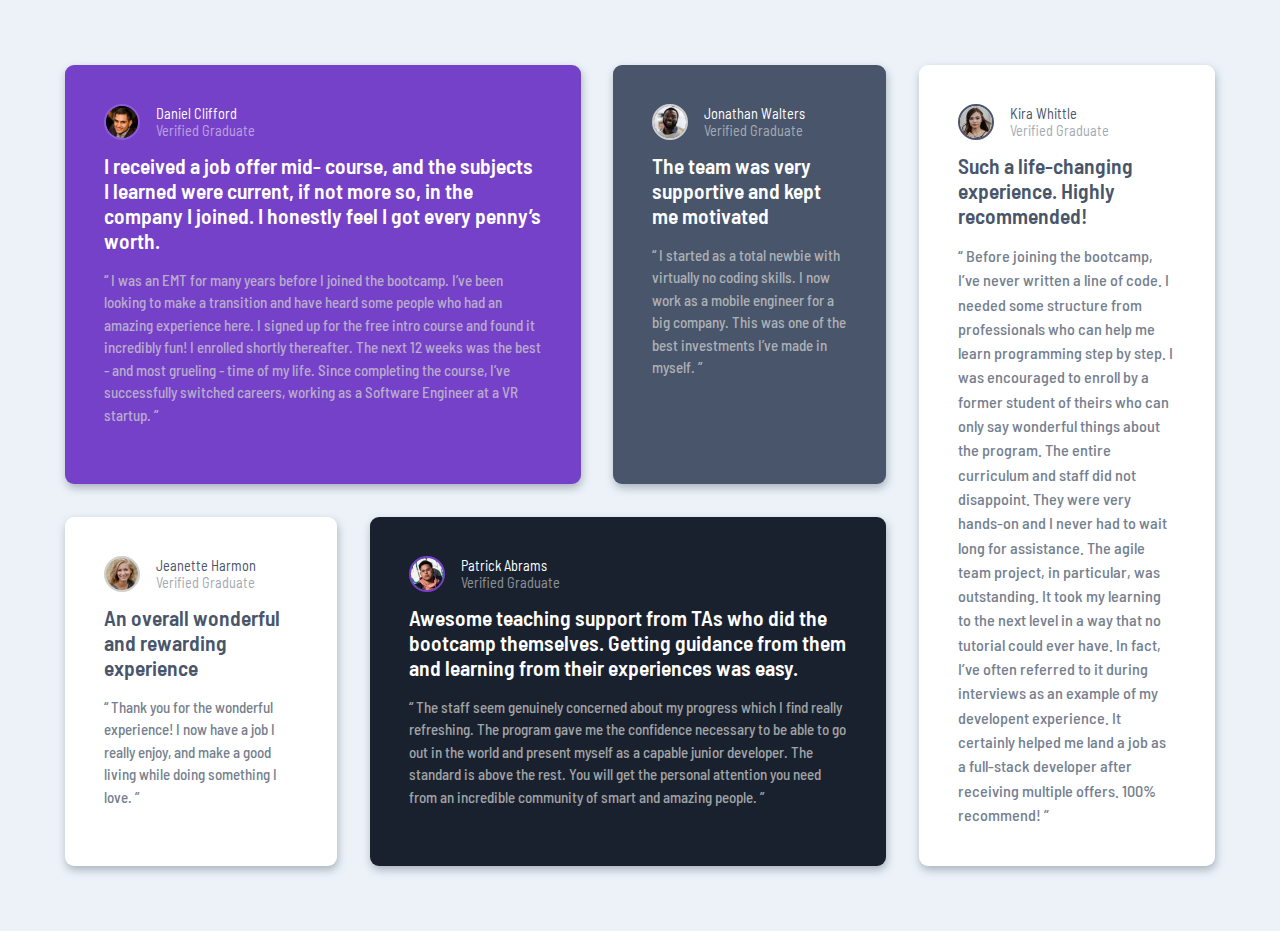
<file: index.html>
<!DOCTYPE html>
<html lang="en">
	<head>
		<meta charset="UTF-8" />
		<!-- displays site properly based on user's device -->
		<meta name="viewport" content="width=device-width, initial-scale=1.0" />

		<link
			rel="icon"
			type="image/png"
			sizes="32x32"
			href="./images/favicon-32x32.png"
		/>
		<title>Frontend Mentor | Testimonials Grid Sections</title>
		<!-- Google Fonts - Barlow Semi Condensed -->
		<link rel="preconnect" href="https://fonts.gstatic.com" />
		<link
			href="https://fonts.googleapis.com/css2?family=Barlow+Semi+Condensed:wght@500;600&display=swap"
			rel="stylesheet"
		/>

		<!-- CSS File -->
		<link rel="stylesheet" href="./src/css/index.css" />
	</head>
	<body>
		<main class="main">
			<!-- First Card -->
			<section class="first-card">
				<div class="first-card-user-container">
					<img
						src="./src/images/image-daniel.jpg"
						alt="image-daniel"
						class="first-card-user-img"
					/>
					<div>
						<p class="first-card-user-name">Daniel Clifford</p>
						<p class="first-card-user-verified">Verified Graduate</p>
					</div>
				</div>
				<article class="first-card-title-container">
					<p class="first-card-title-text">
						I received a job offer mid- course, and the subjects I learned were
						current, if not more so, in the company I joined. I honestly feel I
						got every penny’s worth.
					</p>
				</article>
				<article class="first-card-content-container">
					<p class="first-card-content-text">
						“ I was an EMT for many years before I joined the bootcamp. I’ve
						been looking to make a transition and have heard some people who had
						an amazing experience here. I signed up for the free intro course
						and found it incredibly fun! I enrolled shortly thereafter. The next
						12 weeks was the best - and most grueling - time of my life. Since
						completing the course, I’ve successfully switched careers, working
						as a Software Engineer at a VR startup. ”
					</p>
				</article>
			</section>
			<!-- Second Card -->
			<section class="second-card">
				<div class="second-card-user-container">
					<img
						src="./src/images/image-jonathan.jpg"
						alt="image-jonathan"
						class="second-card-user-img"
					/>
					<div>
						<p class="second-card-user-name">Jonathan Walters</p>
						<p class="second-card-user-verified">Verified Graduate</p>
					</div>
				</div>
				<article class="second-card-title-container">
					<p class="second-card-title-text">
						The team was very supportive and kept me motivated
					</p>
				</article>
				<article class="second-card-content-container">
					<p class="second-card-content-text">
						“ I started as a total newbie with virtually no coding skills. I now
						work as a mobile engineer for a big company. This was one of the
						best investments I’ve made in myself. ”
					</p>
				</article>
			</section>
			<!-- Third Card -->
			<section class="third-card">
				<div class="third-card-user-container">
					<img
						src="./src/images/image-jeanette.jpg"
						alt="image-jeanette"
						class="third-card-user-img"
					/>
					<div>
						<p class="third-card-user-name">Jeanette Harmon</p>
						<p class="third-card-user-verified">Verified Graduate</p>
					</div>
				</div>
				<article class="third-card-title-container">
					<p class="third-card-title-text">
						An overall wonderful and rewarding experience
					</p>
				</article>
				<article class="third-card-content-container">
					<p class="third-card-content-text">
						“ Thank you for the wonderful experience! I now have a job I really
						enjoy, and make a good living while doing something I love. ”
					</p>
				</article>
			</section>
			<!-- Fourth Card -->
			<section class="fourth-card">
				<div class="fourth-card-user-container">
					<img
						src="./src/images/image-patrick.jpg"
						alt="image-patrick"
						class="fourth-card-user-img"
					/>
					<div>
						<p class="fourth-card-user-name">Patrick Abrams</p>
						<p class="fourth-card-user-verified">Verified Graduate</p>
					</div>
				</div>
				<article class="fourth-card-title-container">
					<p class="fourth-card-title-text">
						Awesome teaching support from TAs who did the bootcamp themselves.
						Getting guidance from them and learning from their experiences was
						easy.
					</p>
				</article>
				<article class="fourth-card-content-container">
					<p class="fourth-card-content-text">
						“ The staff seem genuinely concerned about my progress which I find
						really refreshing. The program gave me the confidence necessary to
						be able to go out in the world and present myself as a capable
						junior developer. The standard is above the rest. You will get the
						personal attention you need from an incredible community of smart
						and amazing people. ”
					</p>
				</article>
			</section>
			<!-- Fifth Card -->
			<section class="fifth-card">
				<div class="fifth-card-user-container">
					<img
						src="./src/images/image-kira.jpg"
						alt="image-kira"
						class="fifth-card-user-img"
					/>
					<div>
						<p class="fifth-card-user-name">Kira Whittle</p>
						<p class="fifth-card-user-verified">Verified Graduate</p>
					</div>
				</div>
				<article class="fifth-card-title-container">
					<p class="fifth-card-title-text">
						Such a life-changing experience. Highly recommended!
					</p>
				</article>
				<article class="fifth-card-content-container">
					<p class="fifth-card-content-text">
						“ Before joining the bootcamp, I’ve never written a line of code. I
						needed some structure from professionals who can help me learn
						programming step by step. I was encouraged to enroll by a former
						student of theirs who can only say wonderful things about the
						program. The entire curriculum and staff did not disappoint. They
						were very hands-on and I never had to wait long for assistance. The
						agile team project, in particular, was outstanding. It took my
						learning to the next level in a way that no tutorial could ever
						have. In fact, I’ve often referred to it during interviews as an
						example of my developent experience. It certainly helped me land a
						job as a full-stack developer after receiving multiple offers. 100%
						recommend! ”
					</p>
				</article>
			</section>
		</main>
	</body>
</html>
</file>
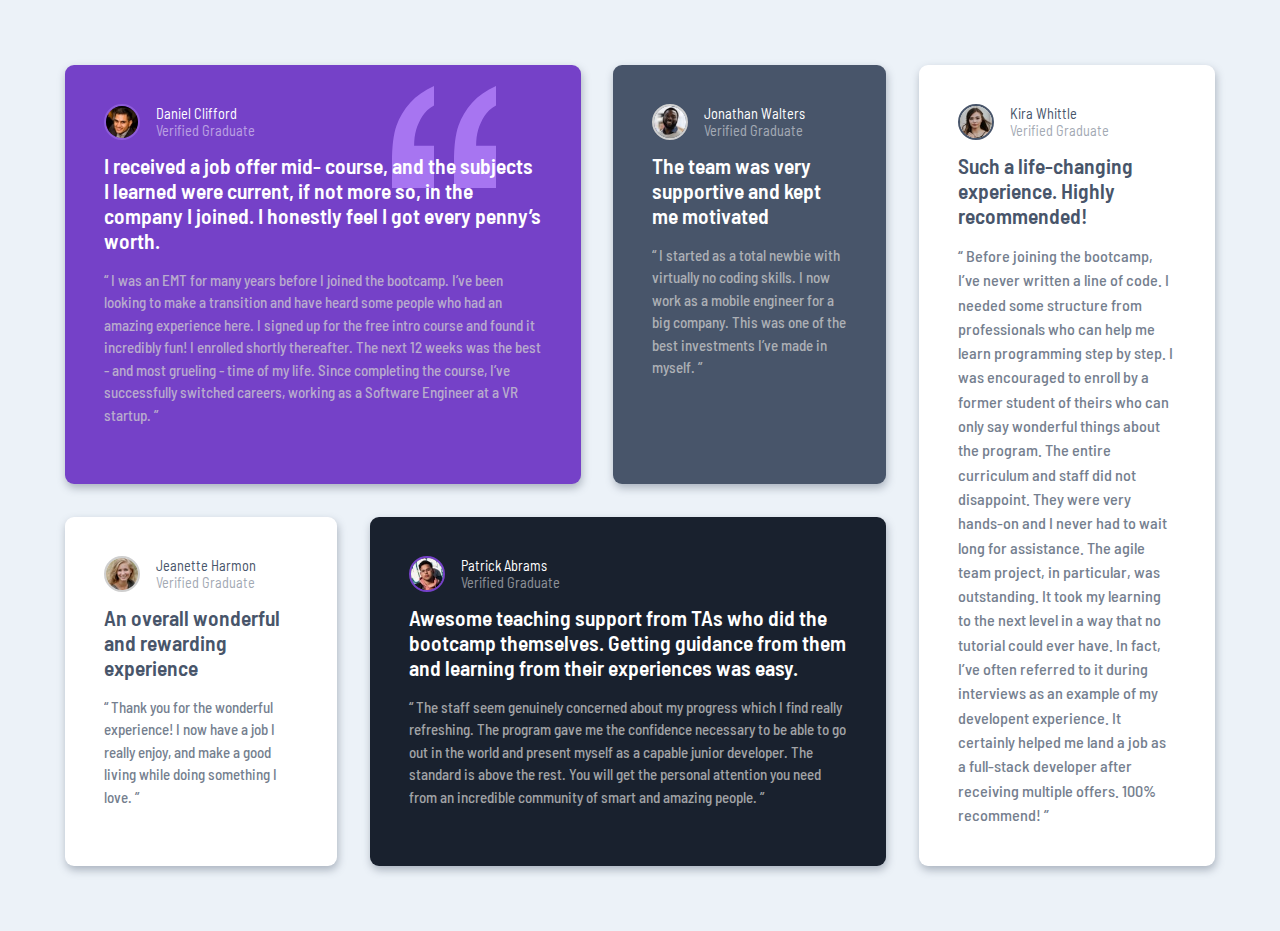
<file: docs/index.html>
<!DOCTYPE html>
<html lang="en">
	<head>
		<meta charset="UTF-8" />
		<!-- displays site properly based on user's device -->
		<meta name="viewport" content="width=device-width, initial-scale=1.0" />
		<link rel="icon" type="image/png" href="./src/images/favicon-32x32.png" />
		<link
			rel="icon"
			type="image/png"
			sizes="32x32"
			href="./images/favicon-32x32.png"
		/>
		<title>Frontend Mentor | Testimonials Grid Sections</title>
		<!-- Google Fonts - Barlow Semi Condensed -->
		<link rel="preconnect" href="https://fonts.gstatic.com" />
		<link
			href="https://fonts.googleapis.com/css2?family=Barlow+Semi+Condensed:wght@500;600&display=swap"
			rel="stylesheet"
		/>

		<!-- CSS File -->
		<link rel="stylesheet" href="./src/css/index.css" />
	</head>
	<body>
		<main class="main">
			<!-- First Card -->
			<section class="first-card">
				<img
					src="./src/images/bg-quotation.svg"
					alt="bg-quotation"
					class="first-card-quote"
				/>
				<div class="first-card-user-container">
					<img
						src="./src/images/image-daniel.jpg"
						alt="image-daniel"
						class="first-card-user-img"
					/>
					<div>
						<p class="first-card-user-name">Daniel Clifford</p>
						<p class="first-card-user-verified">Verified Graduate</p>
					</div>
				</div>
				<article class="first-card-title-container">
					<p class="first-card-title-text">
						I received a job offer mid- course, and the subjects I learned were
						current, if not more so, in the company I joined. I honestly feel I
						got every penny’s worth.
					</p>
				</article>
				<article class="first-card-content-container">
					<p class="first-card-content-text">
						“ I was an EMT for many years before I joined the bootcamp. I’ve
						been looking to make a transition and have heard some people who had
						an amazing experience here. I signed up for the free intro course
						and found it incredibly fun! I enrolled shortly thereafter. The next
						12 weeks was the best - and most grueling - time of my life. Since
						completing the course, I’ve successfully switched careers, working
						as a Software Engineer at a VR startup. ”
					</p>
				</article>
			</section>
			<!-- Second Card -->
			<section class="second-card">
				<div class="second-card-user-container">
					<img
						src="./src/images/image-jonathan.jpg"
						alt="image-jonathan"
						class="second-card-user-img"
					/>
					<div>
						<p class="second-card-user-name">Jonathan Walters</p>
						<p class="second-card-user-verified">Verified Graduate</p>
					</div>
				</div>
				<article class="second-card-title-container">
					<p class="second-card-title-text">
						The team was very supportive and kept me motivated
					</p>
				</article>
				<article class="second-card-content-container">
					<p class="second-card-content-text">
						“ I started as a total newbie with virtually no coding skills. I now
						work as a mobile engineer for a big company. This was one of the
						best investments I’ve made in myself. ”
					</p>
				</article>
			</section>
			<!-- Third Card -->
			<section class="third-card">
				<div class="third-card-user-container">
					<img
						src="./src/images/image-jeanette.jpg"
						alt="image-jeanette"
						class="third-card-user-img"
					/>
					<div>
						<p class="third-card-user-name">Jeanette Harmon</p>
						<p class="third-card-user-verified">Verified Graduate</p>
					</div>
				</div>
				<article class="third-card-title-container">
					<p class="third-card-title-text">
						An overall wonderful and rewarding experience
					</p>
				</article>
				<article class="third-card-content-container">
					<p class="third-card-content-text">
						“ Thank you for the wonderful experience! I now have a job I really
						enjoy, and make a good living while doing something I love. ”
					</p>
				</article>
			</section>
			<!-- Fourth Card -->
			<section class="fourth-card">
				<div class="fourth-card-user-container">
					<img
						src="./src/images/image-patrick.jpg"
						alt="image-patrick"
						class="fourth-card-user-img"
					/>
					<div>
						<p class="fourth-card-user-name">Patrick Abrams</p>
						<p class="fourth-card-user-verified">Verified Graduate</p>
					</div>
				</div>
				<article class="fourth-card-title-container">
					<p class="fourth-card-title-text">
						Awesome teaching support from TAs who did the bootcamp themselves.
						Getting guidance from them and learning from their experiences was
						easy.
					</p>
				</article>
				<article class="fourth-card-content-container">
					<p class="fourth-card-content-text">
						“ The staff seem genuinely concerned about my progress which I find
						really refreshing. The program gave me the confidence necessary to
						be able to go out in the world and present myself as a capable
						junior developer. The standard is above the rest. You will get the
						personal attention you need from an incredible community of smart
						and amazing people. ”
					</p>
				</article>
			</section>
			<!-- Fifth Card -->
			<section class="fifth-card">
				<div class="fifth-card-user-container">
					<img
						src="./src/images/image-kira.jpg"
						alt="image-kira"
						class="fifth-card-user-img"
					/>
					<div>
						<p class="fifth-card-user-name">Kira Whittle</p>
						<p class="fifth-card-user-verified">Verified Graduate</p>
					</div>
				</div>
				<article class="fifth-card-title-container">
					<p class="fifth-card-title-text">
						Such a life-changing experience. Highly recommended!
					</p>
				</article>
				<article class="fifth-card-content-container">
					<p class="fifth-card-content-text">
						“ Before joining the bootcamp, I’ve never written a line of code. I
						needed some structure from professionals who can help me learn
						programming step by step. I was encouraged to enroll by a former
						student of theirs who can only say wonderful things about the
						program. The entire curriculum and staff did not disappoint. They
						were very hands-on and I never had to wait long for assistance. The
						agile team project, in particular, was outstanding. It took my
						learning to the next level in a way that no tutorial could ever
						have. In fact, I’ve often referred to it during interviews as an
						example of my developent experience. It certainly helped me land a
						job as a full-stack developer after receiving multiple offers. 100%
						recommend! ”
					</p>
				</article>
			</section>
		</main>
	</body>
</html>
</file>
<file: src/css/index.css>
:root{--violet: hsl(263, 55%, 52%);--grayish-blue: hsl(217, 19%, 35%);--dark-blue: hsl(219, 29%, 14%);--white: hsl(0, 0%, 100%);--light-violet: hsl(263, 64%, 61%);--light-gray: hsl(0, 0%, 81%);--light-blue: hsl(210, 46%, 95%);font-size:13px}html{font-size:100%;font-family:'Barlow Semi Condensed', sans-serif}*{padding:0;margin:0;-webkit-box-sizing:border-box;box-sizing:border-box}body{background:var(--light-blue)}.main{padding:5rem 1.6rem;padding-top:3rem}@media screen and (min-width: 1200px){.main{padding:5rem;display:-ms-grid;display:grid;gap:2.5rem;grid-template-areas:'card1 card1 card1 card2 card5' 'card3 card4 card4 card4 card5'}}.first-card{background:var(--violet);margin:2rem 0;padding:2rem;color:var(--white);border-radius:9px;-webkit-box-shadow:1px 4px 9px rgba(72,85,106,0.4);box-shadow:1px 4px 9px rgba(72,85,106,0.4)}@media screen and (min-width: 1200px){.first-card{grid-area:card1;margin:0;padding:3rem;height:282;width:540}}.first-card-user-container{display:-webkit-box;display:-ms-flexbox;display:flex;-webkit-box-align:center;-ms-flex-align:center;align-items:center;margin-bottom:1rem}.first-card-user-img{height:2.5rem;width:2.5rem;border-radius:50%;margin-right:1.2rem;border:2px solid var(--light-violet)}@media screen and (min-width: 1200px){.first-card-user-img{height:2.8rem;width:2.8rem}}@media screen and (min-width: 1200px){.first-card-user-name{font-size:1.1rem}}.first-card-user-verified{opacity:50%;font-size:11px}@media screen and (min-width: 1200px){.first-card-user-verified{font-size:1.1rem}}.first-card-title-container{margin-bottom:1.2rem}.first-card-title-text{font-size:1.65rem;font-weight:600}.first-card-content-text{color:var(--light-gray);font-weight:500;opacity:75%;font-size:15px;line-height:1.5}.second-card{background:var(--grayish-blue);margin:2rem 0;padding:2rem;color:var(--white);border-radius:9px;-webkit-box-shadow:1px 4px 9px rgba(72,85,106,0.4);box-shadow:1px 4px 9px rgba(72,85,106,0.4)}@media screen and (min-width: 1200px){.second-card{grid-area:card2;margin:0;padding:3rem;height:282;width:255}}.second-card-user-container{display:-webkit-box;display:-ms-flexbox;display:flex;-webkit-box-align:center;-ms-flex-align:center;align-items:center;margin-bottom:1rem}.second-card-user-img{height:2.5rem;width:2.5rem;border-radius:50%;margin-right:1.2rem;border:2px solid var(--light-gray)}@media screen and (min-width: 1200px){.second-card-user-img{height:2.8rem;width:2.8rem}}@media screen and (min-width: 1200px){.second-card-user-name{font-size:1.1rem}}.second-card-user-verified{opacity:50%;font-size:11px}@media screen and (min-width: 1200px){.second-card-user-verified{font-size:1.1rem}}.second-card-title-container{margin-bottom:1.2rem}.second-card-title-text{font-size:1.65rem;font-weight:600}.second-card-content-text{color:var(--light-gray);font-weight:500;opacity:75%;font-size:15px;line-height:1.5}.third-card{background:var(--white);margin:2rem 0;padding:2rem;color:var(--grayish-blue);border-radius:9px;-webkit-box-shadow:1px 4px 9px rgba(72,85,106,0.4);box-shadow:1px 4px 9px rgba(72,85,106,0.4)}@media screen and (min-width: 1200px){.third-card{grid-area:card3;margin:0;padding:3rem;height:267;width:257}}.third-card-user-container{display:-webkit-box;display:-ms-flexbox;display:flex;-webkit-box-align:center;-ms-flex-align:center;align-items:center;margin-bottom:1rem}.third-card-user-img{height:2.5rem;width:2.5rem;border-radius:50%;margin-right:1.2rem;border:2px solid var(--light-gray)}@media screen and (min-width: 1200px){.third-card-user-img{height:2.8rem;width:2.8rem}}@media screen and (min-width: 1200px){.third-card-user-name{font-size:1.1rem}}.third-card-user-verified{opacity:50%;font-size:11px}@media screen and (min-width: 1200px){.third-card-user-verified{font-size:1.1rem}}.third-card-title-container{margin-bottom:1.2rem}.third-card-title-text{font-size:1.65rem;font-weight:600}.third-card-content-text{color:var(--grayish-blue);font-weight:500;opacity:75%;font-size:15px;line-height:1.5}.fourth-card{background:var(--dark-blue);margin:2rem 0;padding:2rem;color:var(--white);border-radius:9px;-webkit-box-shadow:1px 4px 9px rgba(72,85,106,0.4);box-shadow:1px 4px 9px rgba(72,85,106,0.4)}@media screen and (min-width: 1200px){.fourth-card{grid-area:card4;margin:0;padding:3rem;height:265;width:540}}.fourth-card-user-container{display:-webkit-box;display:-ms-flexbox;display:flex;-webkit-box-align:center;-ms-flex-align:center;align-items:center;margin-bottom:1rem}.fourth-card-user-img{height:2.5rem;width:2.5rem;border-radius:50%;margin-right:1.2rem;border:2px solid var(--violet)}@media screen and (min-width: 1200px){.fourth-card-user-img{height:2.8rem;width:2.8rem}}@media screen and (min-width: 1200px){.fourth-card-user-name{font-size:1.1rem}}.fourth-card-user-verified{opacity:50%;font-size:11px}@media screen and (min-width: 1200px){.fourth-card-user-verified{font-size:1.1rem}}.fourth-card-title-container{margin-bottom:1.2rem}.fourth-card-title-text{font-size:1.65rem;font-weight:600}.fourth-card-content-text{color:var(--light-gray);font-weight:500;opacity:75%;font-size:15px;line-height:1.5}.fifth-card{background:var(--white);margin:2rem 0;padding:2rem;color:var(--grayish-blue);border-radius:9px;-webkit-box-shadow:1px 4px 9px rgba(72,85,106,0.4);box-shadow:1px 4px 9px rgba(72,85,106,0.4)}@media screen and (min-width: 1200px){.fifth-card{grid-area:card5;margin:0;padding:3rem;height:571;width:255}}.fifth-card-user-container{display:-webkit-box;display:-ms-flexbox;display:flex;-webkit-box-align:center;-ms-flex-align:center;align-items:center;margin-bottom:1rem}.fifth-card-user-img{height:2.5rem;width:2.5rem;border-radius:50%;margin-right:1.2rem;border:2px solid var(--grayish-blue)}@media screen and (min-width: 1200px){.fifth-card-user-img{height:2.8rem;width:2.8rem}}@media screen and (min-width: 1200px){.fifth-card-user-name{font-size:1.1rem}}.fifth-card-user-verified{opacity:50%;font-size:11px}@media screen and (min-width: 1200px){.fifth-card-user-verified{font-size:1.1rem}}.fifth-card-title-container{margin-bottom:1.2rem}.fifth-card-title-text{font-size:1.65rem;font-weight:600}.fifth-card-content-text{color:var(--grayish-blue);font-weight:500;opacity:75%;font-size:14px;line-height:1.5}@media screen and (min-width: 1200px){.fifth-card{background:var(--white);margin:2rem 0;padding:2rem;color:var(--grayish-blue);border-radius:9px;-webkit-box-shadow:1px 4px 9px rgba(72,85,106,0.4);box-shadow:1px 4px 9px rgba(72,85,106,0.4)}}@media screen and (min-width: 1200px) and (min-width: 1200px){.fifth-card{grid-area:card5;margin:0;padding:3rem;height:571;width:255}}@media screen and (min-width: 1200px){.fifth-card-user-container{display:-webkit-box;display:-ms-flexbox;display:flex;-webkit-box-align:center;-ms-flex-align:center;align-items:center;margin-bottom:1rem}.fifth-card-user-img{height:2.5rem;width:2.5rem;border-radius:50%;margin-right:1.2rem;border:2px solid var(--grayish-blue)}}@media screen and (min-width: 1200px) and (min-width: 1200px){.fifth-card-user-img{height:2.8rem;width:2.8rem}}@media screen and (min-width: 1200px) and (min-width: 1200px){.fifth-card-user-name{font-size:1.1rem}}@media screen and (min-width: 1200px){.fifth-card-user-verified{opacity:50%;font-size:11px}}@media screen and (min-width: 1200px) and (min-width: 1200px){.fifth-card-user-verified{font-size:1.1rem}}@media screen and (min-width: 1200px){.fifth-card-title-container{margin-bottom:1.2rem}.fifth-card-title-text{font-size:1.65rem;font-weight:600}.fifth-card-content-text{color:var(--grayish-blue);font-weight:500;opacity:75%;font-size:16.2px;line-height:1.5}}
/*# sourceMappingURL=index.css.map */
</file>
<file: docs/src/css/index.css>
:root{--violet: hsl(263, 55%, 52%);--grayish-blue: hsl(217, 19%, 35%);--dark-blue: hsl(219, 29%, 14%);--white: hsl(0, 0%, 100%);--light-violet: hsl(263, 64%, 61%);--light-gray: hsl(0, 0%, 81%);--light-blue: hsl(210, 46%, 95%);--transition: all 0.3s cubic-bezier(0.17, 0.67, 0.77, 0.57);font-size:13px}html{font-size:100%;font-family:'Barlow Semi Condensed', sans-serif}*{padding:0;margin:0;-webkit-box-sizing:border-box;box-sizing:border-box}body{background:var(--light-blue)}.main{padding:5rem 1.6rem;padding-top:3rem}@media screen and (min-width: 1200px){.main{padding:5rem;display:-ms-grid;display:grid;gap:2.5rem;grid-template-areas:'card1 card1 card1 card2 card5' 'card3 card4 card4 card4 card5'}}.first-card{background:var(--violet);margin:2rem 0;padding:2rem;color:var(--white);border-radius:9px;-webkit-box-shadow:1px 4px 9px rgba(72,85,106,0.4);box-shadow:1px 4px 9px rgba(72,85,106,0.4);position:relative;z-index:-9}@media screen and (min-width: 1200px){.first-card{grid-area:card1;margin:0;padding:3rem;height:282;width:540;-webkit-transition:var(--transition);transition:var(--transition)}.first-card:hover{-webkit-filter:brightness(1.05);filter:brightness(1.05);-webkit-box-shadow:1px 4px 10px rgba(72,85,106,0.6);box-shadow:1px 4px 10px rgba(72,85,106,0.6)}}.first-card-user-container{display:-webkit-box;display:-ms-flexbox;display:flex;-webkit-box-align:center;-ms-flex-align:center;align-items:center;margin-bottom:1rem}.first-card-user-img{height:2.5rem;width:2.5rem;border-radius:50%;margin-right:1.2rem;border:2px solid var(--light-violet)}@media screen and (min-width: 1200px){.first-card-user-img{height:2.8rem;width:2.8rem}}@media screen and (min-width: 1200px){.first-card-user-name{font-size:1.1rem;-webkit-transition:var(--transition);transition:var(--transition)}.first-card-user-name:hover{letter-spacing:0.1px}}.first-card-user-verified{opacity:50%;font-size:11px}@media screen and (min-width: 1200px){.first-card-user-verified{font-size:1.1rem}.first-card-user-verified:hover{letter-spacing:0.1px}}.first-card-title-container{margin-bottom:1.2rem}.first-card-title-text{font-size:1.65rem;font-weight:600}.first-card-content-text{color:var(--light-gray);font-weight:500;opacity:75%;font-size:15px;line-height:1.5;-webkit-transition:var(--transition);transition:var(--transition)}.first-card-content-text:hover{color:var(--white)}.first-card-quote{position:absolute;right:5%;top:0%;z-index:-10}@media screen and (min-width: 1200px){.first-card-quote{right:16.5%;top:5%}}.second-card{background:var(--grayish-blue);margin:2rem 0;padding:2rem;color:var(--white);border-radius:9px;-webkit-box-shadow:1px 4px 9px rgba(72,85,106,0.4);box-shadow:1px 4px 9px rgba(72,85,106,0.4);position:relative;z-index:-9}@media screen and (min-width: 1200px){.second-card{grid-area:card2;margin:0;padding:3rem;height:282;width:255;-webkit-transition:var(--transition);transition:var(--transition)}.second-card:hover{-webkit-filter:brightness(1.05);filter:brightness(1.05);-webkit-box-shadow:1px 4px 10px rgba(72,85,106,0.6);box-shadow:1px 4px 10px rgba(72,85,106,0.6)}}.second-card-user-container{display:-webkit-box;display:-ms-flexbox;display:flex;-webkit-box-align:center;-ms-flex-align:center;align-items:center;margin-bottom:1rem}.second-card-user-img{height:2.5rem;width:2.5rem;border-radius:50%;margin-right:1.2rem;border:2px solid var(--light-gray)}@media screen and (min-width: 1200px){.second-card-user-img{height:2.8rem;width:2.8rem}}@media screen and (min-width: 1200px){.second-card-user-name{font-size:1.1rem;-webkit-transition:var(--transition);transition:var(--transition)}.second-card-user-name:hover{letter-spacing:0.1px}}.second-card-user-verified{opacity:50%;font-size:11px}@media screen and (min-width: 1200px){.second-card-user-verified{font-size:1.1rem}.second-card-user-verified:hover{letter-spacing:0.1px}}.second-card-title-container{margin-bottom:1.2rem}.second-card-title-text{font-size:1.65rem;font-weight:600}.second-card-content-text{color:var(--light-gray);font-weight:500;opacity:75%;font-size:15px;line-height:1.5;-webkit-transition:var(--transition);transition:var(--transition)}.second-card-content-text:hover{color:var(--white)}.third-card{background:var(--white);margin:2rem 0;padding:2rem;color:var(--grayish-blue);border-radius:9px;-webkit-box-shadow:1px 4px 9px rgba(72,85,106,0.4);box-shadow:1px 4px 9px rgba(72,85,106,0.4);position:relative;z-index:-9}@media screen and (min-width: 1200px){.third-card{grid-area:card3;margin:0;padding:3rem;height:267;width:257;-webkit-transition:var(--transition);transition:var(--transition)}.third-card:hover{-webkit-filter:brightness(1.05);filter:brightness(1.05);-webkit-box-shadow:1px 4px 10px rgba(72,85,106,0.6);box-shadow:1px 4px 10px rgba(72,85,106,0.6)}}.third-card-user-container{display:-webkit-box;display:-ms-flexbox;display:flex;-webkit-box-align:center;-ms-flex-align:center;align-items:center;margin-bottom:1rem}.third-card-user-img{height:2.5rem;width:2.5rem;border-radius:50%;margin-right:1.2rem;border:2px solid var(--light-gray)}@media screen and (min-width: 1200px){.third-card-user-img{height:2.8rem;width:2.8rem}}@media screen and (min-width: 1200px){.third-card-user-name{font-size:1.1rem;-webkit-transition:var(--transition);transition:var(--transition)}.third-card-user-name:hover{letter-spacing:0.1px}}.third-card-user-verified{opacity:50%;font-size:11px}@media screen and (min-width: 1200px){.third-card-user-verified{font-size:1.1rem}.third-card-user-verified:hover{letter-spacing:0.1px}}.third-card-title-container{margin-bottom:1.2rem}.third-card-title-text{font-size:1.65rem;font-weight:600}.third-card-content-text{color:var(--grayish-blue);font-weight:500;opacity:75%;font-size:15px;line-height:1.5;-webkit-transition:var(--transition);transition:var(--transition)}.third-card-content-text:hover{color:var(--grayish-blue)}.fourth-card{background:var(--dark-blue);margin:2rem 0;padding:2rem;color:var(--white);border-radius:9px;-webkit-box-shadow:1px 4px 9px rgba(72,85,106,0.4);box-shadow:1px 4px 9px rgba(72,85,106,0.4);position:relative;z-index:-9}@media screen and (min-width: 1200px){.fourth-card{grid-area:card4;margin:0;padding:3rem;height:265;width:540;-webkit-transition:var(--transition);transition:var(--transition)}.fourth-card:hover{-webkit-filter:brightness(1.05);filter:brightness(1.05);-webkit-box-shadow:1px 4px 10px rgba(72,85,106,0.6);box-shadow:1px 4px 10px rgba(72,85,106,0.6)}}.fourth-card-user-container{display:-webkit-box;display:-ms-flexbox;display:flex;-webkit-box-align:center;-ms-flex-align:center;align-items:center;margin-bottom:1rem}.fourth-card-user-img{height:2.5rem;width:2.5rem;border-radius:50%;margin-right:1.2rem;border:2px solid var(--violet)}@media screen and (min-width: 1200px){.fourth-card-user-img{height:2.8rem;width:2.8rem}}@media screen and (min-width: 1200px){.fourth-card-user-name{font-size:1.1rem;-webkit-transition:var(--transition);transition:var(--transition)}.fourth-card-user-name:hover{letter-spacing:0.1px}}.fourth-card-user-verified{opacity:50%;font-size:11px}@media screen and (min-width: 1200px){.fourth-card-user-verified{font-size:1.1rem}.fourth-card-user-verified:hover{letter-spacing:0.1px}}.fourth-card-title-container{margin-bottom:1.2rem}.fourth-card-title-text{font-size:1.65rem;font-weight:600}.fourth-card-content-text{color:var(--light-gray);font-weight:500;opacity:75%;font-size:15px;line-height:1.5;-webkit-transition:var(--transition);transition:var(--transition)}.fourth-card-content-text:hover{color:var(--white)}.fifth-card{background:var(--white);margin:2rem 0;padding:2rem;color:var(--grayish-blue);border-radius:9px;-webkit-box-shadow:1px 4px 9px rgba(72,85,106,0.4);box-shadow:1px 4px 9px rgba(72,85,106,0.4);position:relative;z-index:-9}@media screen and (min-width: 1200px){.fifth-card{grid-area:card5;margin:0;padding:3rem;height:571;width:255;-webkit-transition:var(--transition);transition:var(--transition)}.fifth-card:hover{-webkit-filter:brightness(1.05);filter:brightness(1.05);-webkit-box-shadow:1px 4px 10px rgba(72,85,106,0.6);box-shadow:1px 4px 10px rgba(72,85,106,0.6)}}.fifth-card-user-container{display:-webkit-box;display:-ms-flexbox;display:flex;-webkit-box-align:center;-ms-flex-align:center;align-items:center;margin-bottom:1rem}.fifth-card-user-img{height:2.5rem;width:2.5rem;border-radius:50%;margin-right:1.2rem;border:2px solid var(--grayish-blue)}@media screen and (min-width: 1200px){.fifth-card-user-img{height:2.8rem;width:2.8rem}}@media screen and (min-width: 1200px){.fifth-card-user-name{font-size:1.1rem;-webkit-transition:var(--transition);transition:var(--transition)}.fifth-card-user-name:hover{letter-spacing:0.1px}}.fifth-card-user-verified{opacity:50%;font-size:11px}@media screen and (min-width: 1200px){.fifth-card-user-verified{font-size:1.1rem}.fifth-card-user-verified:hover{letter-spacing:0.1px}}.fifth-card-title-container{margin-bottom:1.2rem}.fifth-card-title-text{font-size:1.65rem;font-weight:600}.fifth-card-content-text{color:var(--grayish-blue);font-weight:500;opacity:75%;font-size:14px;line-height:1.5;-webkit-transition:var(--transition);transition:var(--transition)}.fifth-card-content-text:hover{color:var(--grayish-blue)}@media screen and (min-width: 1200px){.fifth-card{background:var(--white);margin:2rem 0;padding:2rem;color:var(--grayish-blue);border-radius:9px;-webkit-box-shadow:1px 4px 9px rgba(72,85,106,0.4);box-shadow:1px 4px 9px rgba(72,85,106,0.4);position:relative;z-index:-9}}@media screen and (min-width: 1200px) and (min-width: 1200px){.fifth-card{grid-area:card5;margin:0;padding:3rem;height:571;width:255;-webkit-transition:var(--transition);transition:var(--transition)}.fifth-card:hover{-webkit-filter:brightness(1.05);filter:brightness(1.05);-webkit-box-shadow:1px 4px 10px rgba(72,85,106,0.6);box-shadow:1px 4px 10px rgba(72,85,106,0.6)}}@media screen and (min-width: 1200px){.fifth-card-user-container{display:-webkit-box;display:-ms-flexbox;display:flex;-webkit-box-align:center;-ms-flex-align:center;align-items:center;margin-bottom:1rem}.fifth-card-user-img{height:2.5rem;width:2.5rem;border-radius:50%;margin-right:1.2rem;border:2px solid var(--grayish-blue)}}@media screen and (min-width: 1200px) and (min-width: 1200px){.fifth-card-user-img{height:2.8rem;width:2.8rem}}@media screen and (min-width: 1200px) and (min-width: 1200px){.fifth-card-user-name{font-size:1.1rem;-webkit-transition:var(--transition);transition:var(--transition)}.fifth-card-user-name:hover{letter-spacing:0.1px}}@media screen and (min-width: 1200px){.fifth-card-user-verified{opacity:50%;font-size:11px}}@media screen and (min-width: 1200px) and (min-width: 1200px){.fifth-card-user-verified{font-size:1.1rem}.fifth-card-user-verified:hover{letter-spacing:0.1px}}@media screen and (min-width: 1200px){.fifth-card-title-container{margin-bottom:1.2rem}.fifth-card-title-text{font-size:1.65rem;font-weight:600}.fifth-card-content-text{color:var(--grayish-blue);font-weight:500;opacity:75%;font-size:16.2px;line-height:1.5;-webkit-transition:var(--transition);transition:var(--transition)}.fifth-card-content-text:hover{color:var(--grayish-blue)}}
/*# sourceMappingURL=index.css.map */
</file>
